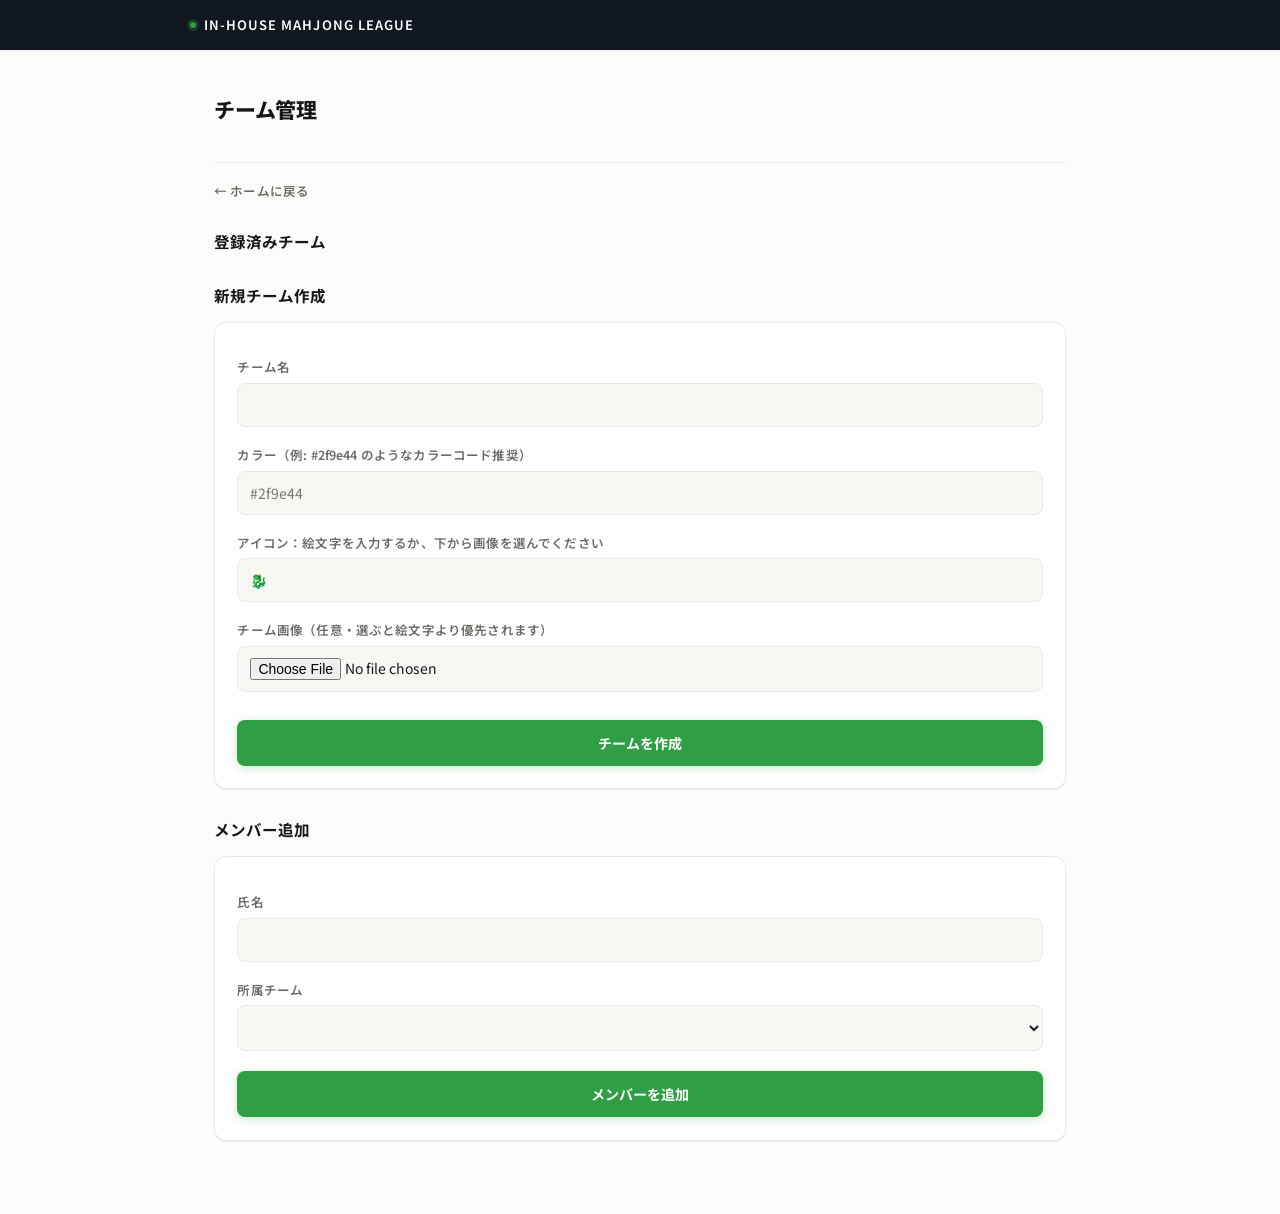
<file: src/admin.html>
<!DOCTYPE html>
<html lang="ja">
<head>
  <meta charset="UTF-8">
  <title>チーム管理</title>
  <link rel="stylesheet" href="css/style.css">
</head>
<body>
  <div class="top-nav">
    <p>IN-HOUSE MAHJONG LEAGUE</p>
  </div>

  <div class="page-wrap">
    <h1>チーム管理</h1>
    <p class="nav-links"><a href="index.html">← ホームに戻る</a></p>

    <h2>登録済みチーム</h2>
    <div id="team-list"></div>

    <h2 id="team-form-title">新規チーム作成</h2>
    <form id="team-form">
      <label>チーム名</label>
      <input type="text" id="team-name" required>

      <label>カラー（例: #2f9e44 のようなカラーコード推奨）</label>
      <input type="text" id="team-color" placeholder="#2f9e44">

      <label>アイコン：絵文字を入力するか、下から画像を選んでください</label>
      <input type="text" id="team-icon" placeholder="🐉" maxlength="4">

      <label>チーム画像（任意・選ぶと絵文字より優先されます）</label>
      <input type="file" id="team-icon-file" accept="image/*">
      <div id="icon-preview" style="margin: 8px 0;"></div>

      <button type="submit" class="primary" id="team-submit-btn">チームを作成</button>
      <button type="button" id="team-cancel-btn" style="display:none; margin-top:8px; width:100%;">編集をキャンセル</button>
    </form>

    <h2>メンバー追加</h2>
    <form id="player-form">
      <label>氏名</label>
      <input type="text" id="player-name" required>
      <label>所属チーム</label>
      <select id="player-team"></select>
      <button type="submit" class="primary">メンバーを追加</button>
    </form>
  </div>

  <script src="js/api.js"></script>
  <script src="js/admin.js"></script>
</body>
</html>
</file>
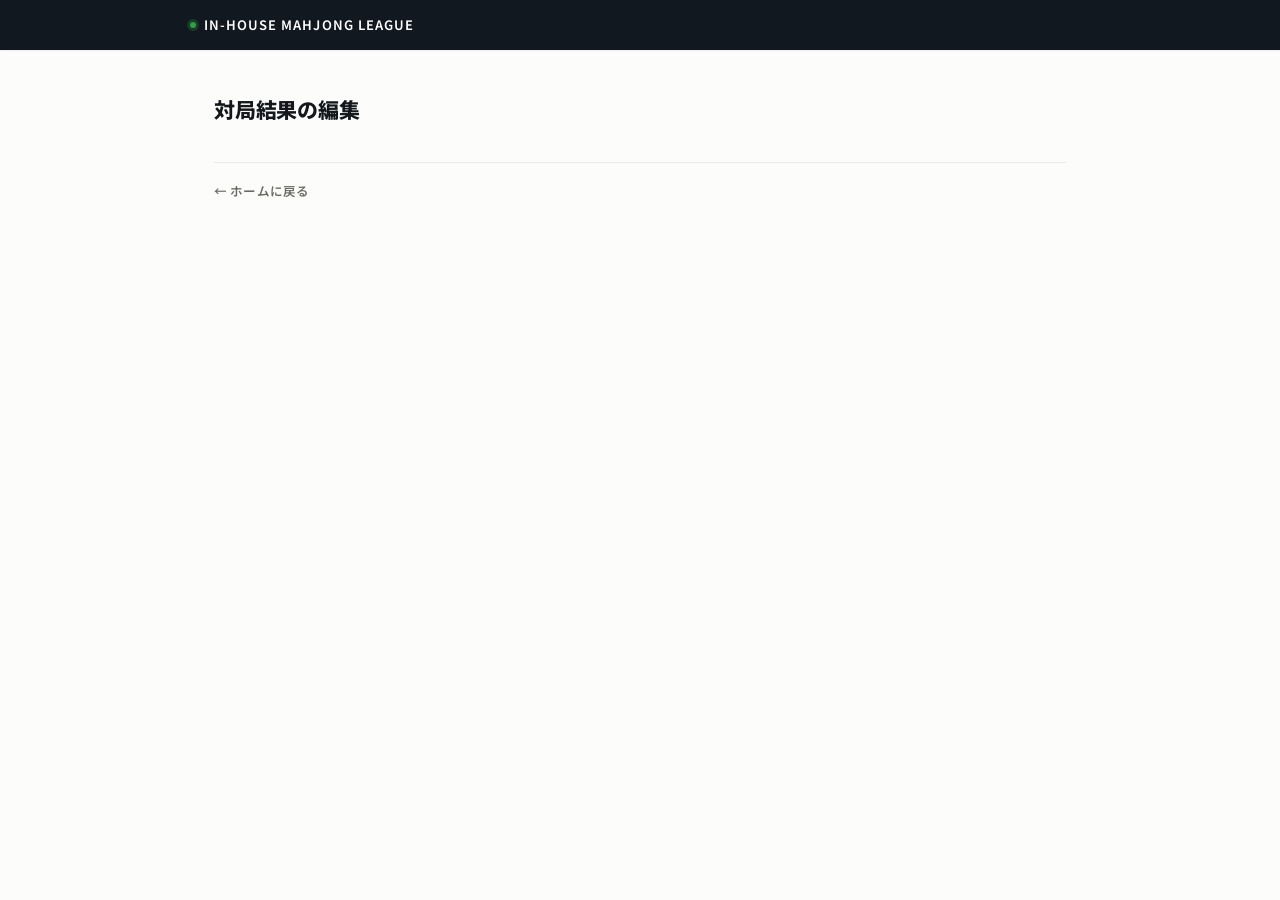
<file: src/game-list.html>
<!DOCTYPE html>
<html lang="ja">
<head>
  <meta charset="UTF-8">
  <title>対局結果の編集</title>
  <link rel="stylesheet" href="css/style.css">
</head>
<body>
  <div class="top-nav">
    <p>IN-HOUSE MAHJONG LEAGUE</p>
  </div>

  <div class="page-wrap">
    <h1>対局結果の編集</h1>
    <p class="nav-links"><a href="index.html">← ホームに戻る</a></p>

    <div id="game-list"></div>
  </div>

  <script src="js/api.js"></script>
  <script src="js/game-list.js"></script>
</body>
</html>
</file>
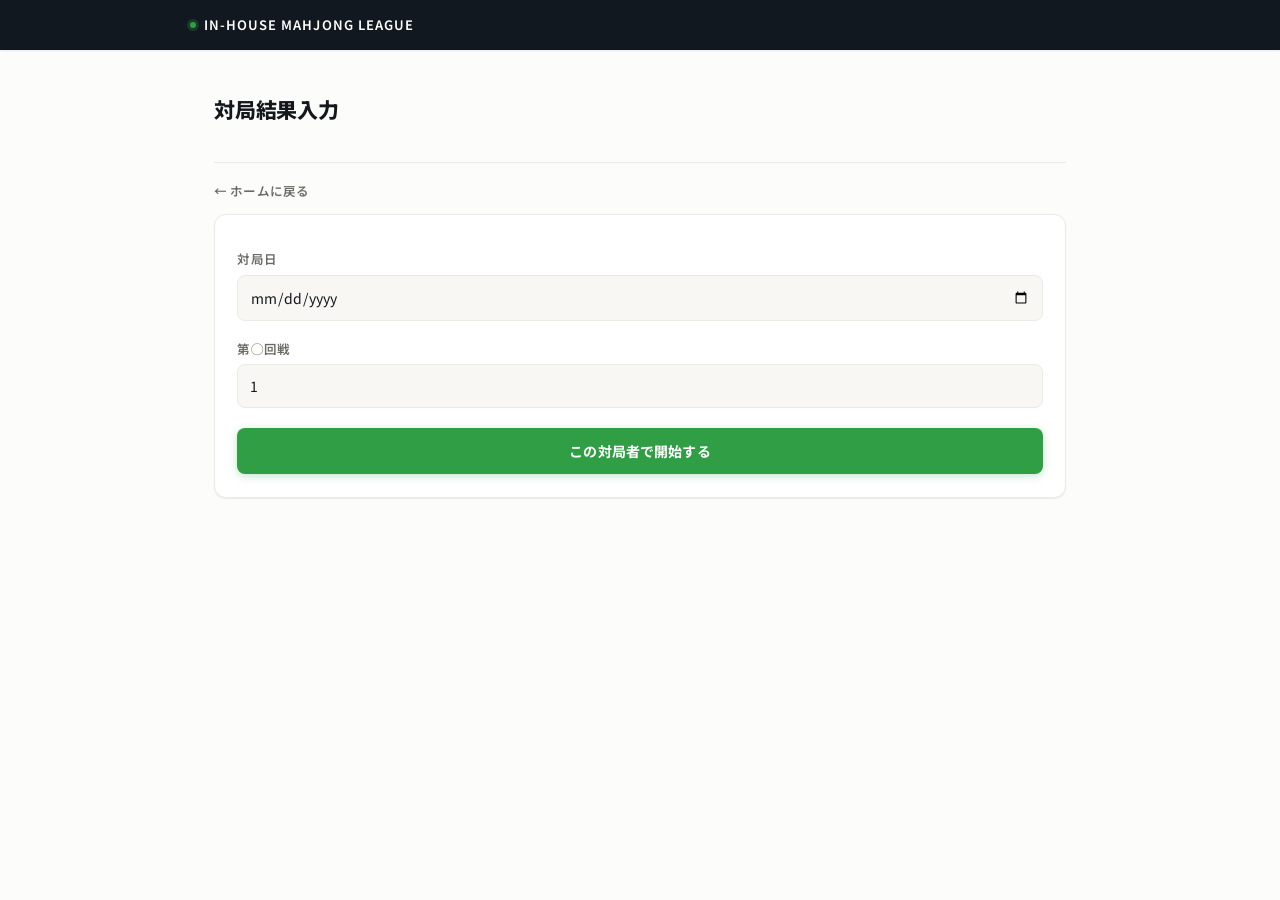
<file: src/input.html>
<!DOCTYPE html>
<html lang="ja">
<head>
  <meta charset="UTF-8">
  <title>対局結果入力</title>
  <link rel="stylesheet" href="css/style.css">
</head>
<body>
  <div class="top-nav">
    <p>IN-HOUSE MAHJONG LEAGUE</p>
  </div>

  <div class="page-wrap">
    <h1>対局結果入力</h1>
    <p class="nav-links"><a href="index.html">← ホームに戻る</a></p>

    <!-- STEP1: 基本情報＆対局者選択 -->
    <form id="setup-form">
      <label>対局日</label>
      <input type="date" id="date" required>

      <label>第◯回戦</label>
      <input type="number" id="round_no" value="1" required>

      <div id="player-select-rows"></div>

      <button type="submit" class="primary">この対局者で開始する</button>
    </form>

    <!-- STEP2: 局の記録（対局者確定後に表示） -->
    <div id="hand-section" style="display:none;">

      <h2>現在の素点</h2>
      <div class="card" id="score-board"></div>

      <h2>局を記録する</h2>
      <form id="hand-form" class="card">
        <label>この局の親</label>
        <select id="dealer-select"></select>

        <label>種類</label>
        <select id="hand-type">
          <option value="ron">ロン</option>
          <option value="tsumo">ツモ</option>
          <option value="draw">流局</option>
        </select>

        <div id="ron-fields">
          <label>放銃者</label>
          <select id="ron-loser"></select>
          <label>和了者</label>
          <select id="ron-winner"></select>
          <label>点数</label>
          <input type="number" id="ron-amount" placeholder="例: 8000">
        </div>

        <div id="tsumo-fields" style="display:none;">
          <label>和了者</label>
          <select id="tsumo-winner"></select>

          <!-- 親のツモ：全員同額 -->
          <div id="tsumo-dealer-win">
            <p style="font-size:12px; color:var(--text-secondary);">親のツモです。子3人が同額を支払います。</p>
            <label>1人あたりの支払い</label>
            <input type="number" id="tsumo-dealer-amount" placeholder="例: 4000">
          </div>

          <!-- 子のツモ：親は子の2倍 -->
          <div id="tsumo-child-win" style="display:none;">
            <p style="font-size:12px; color:var(--text-secondary);">子のツモです。親は子の2倍を支払います。</p>
            <label>子の支払い（1人分）</label>
            <input type="number" id="tsumo-child-amount" placeholder="例: 2000">
            <label>親の支払い（自動で2倍。手動修正も可）</label>
            <input type="number" id="tsumo-parent-amount" placeholder="例: 4000">
          </div>
        </div>

        <button type="button" id="add-hand-btn" class="primary">この局を追加</button>
      </form>

      <h2>記録済みの局</h2>
      <div id="hand-list"></div>

      <button type="button" id="finish-btn" class="primary" style="margin-top:1rem;">この半荘を確定して登録</button>
    </div>

    <p id="result-message"></p>
  </div>

  <script src="js/api.js"></script>
  <script src="js/input.js"></script>
</body>
</html>
</file>
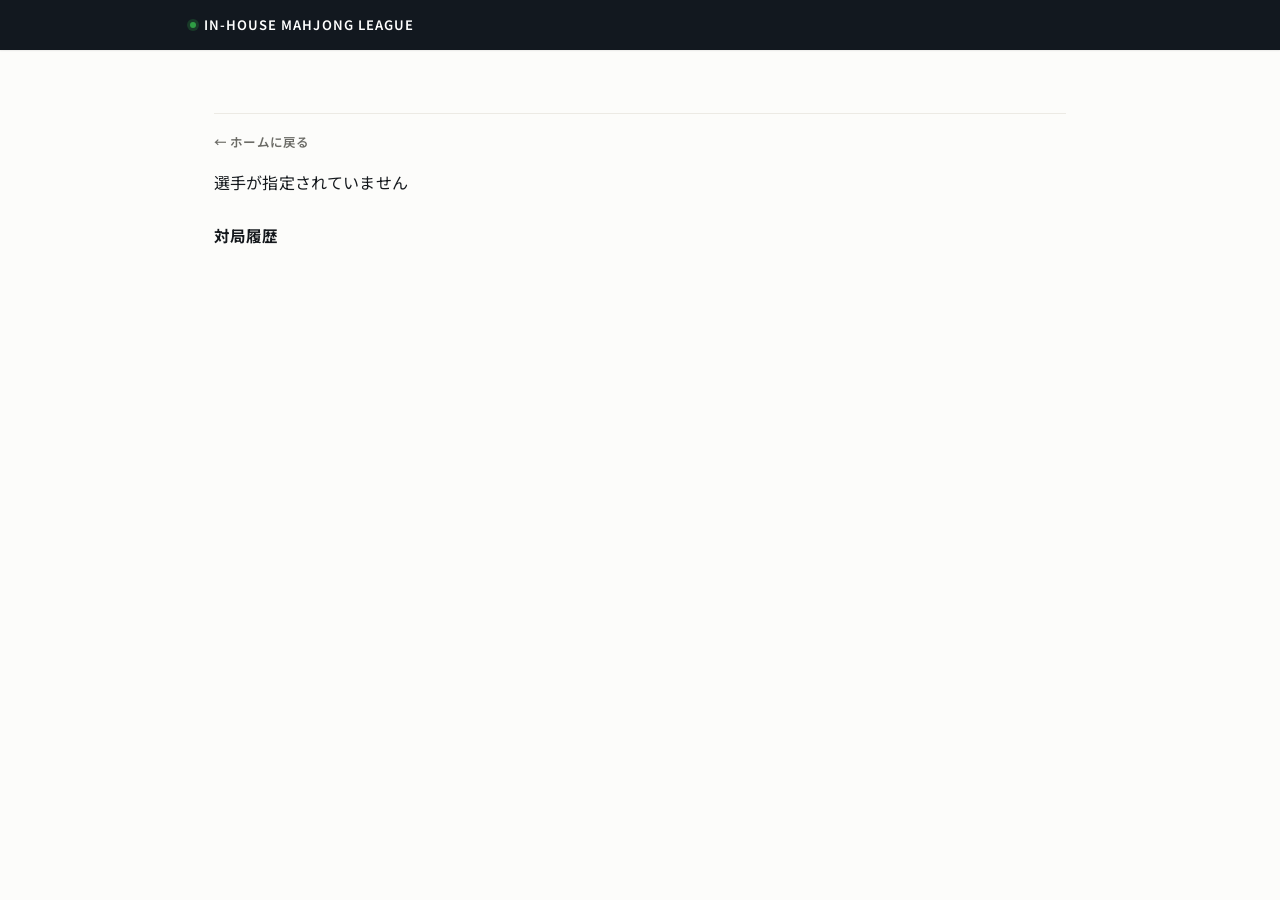
<file: src/player.html>
<!DOCTYPE html>
<html lang="ja">
<head>
  <meta charset="UTF-8">
  <title>選手成績</title>
  <link rel="stylesheet" href="css/style.css">
</head>
<body>
  <div class="top-nav">
    <p>IN-HOUSE MAHJONG LEAGUE</p>
  </div>

  <div class="page-wrap">
    <p class="nav-links"><a href="index.html">← ホームに戻る</a></p>

    <div id="player-header"></div>
    <div id="player-stats"></div>

    <h2>対局履歴</h2>
    <div id="player-games"></div>
  </div>

  <script src="js/api.js"></script>
  <script src="js/player.js"></script>
</body>
</html>
</file>
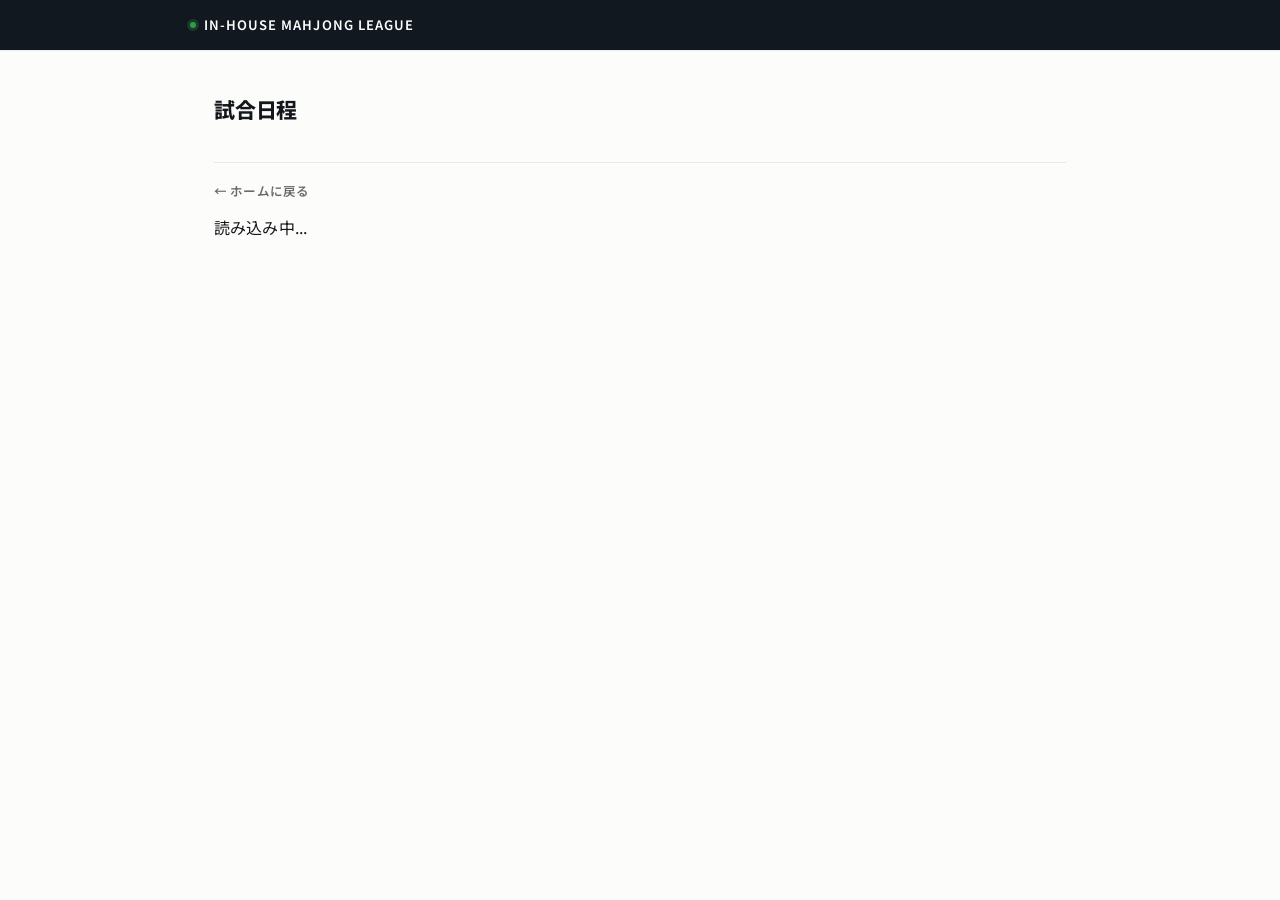
<file: src/schedule.html>
<!DOCTYPE html>
<html lang="ja">
<head>
  <meta charset="UTF-8">
  <meta name="viewport" content="width=device-width, initial-scale=1.0">
  <title>試合日程</title>
  <link rel="stylesheet" href="css/style.css">
</head>
<body>
  <div class="top-nav">
    <p>IN-HOUSE MAHJONG LEAGUE</p>
  </div>

  <div class="page-wrap">
    <h1>試合日程</h1>
    <p class="nav-links"><a href="index.html">← ホームに戻る</a></p>

    <div id="day-list">読み込み中...</div>
  </div>

  <script src="js/api.js"></script>
  <script src="js/schedule.js"></script>
</body>
</html>
</file>
<file: src/css/style.css>
@import url('https://fonts.googleapis.com/css2?family=Noto+Sans+JP:wght@400;500;600;700;800&display=swap');

:root {
  --brand: #2f9e44;
  --brand-light: #eaf7ed;
  --brand-dark: #12181f;
  --text-main: #14181c;
  --text-muted: #9a9a94;
  --text-secondary: #6b6b66;
  --border: #eceae4;
  --border-soft: #f2f1ec;
  --surface-1: #f8f7f3;
  --surface-2: #ffffff;
  --success: #2f9e44;
  --danger: #e0393f;
  --radius: 12px;
  --radius-sm: 8px;
  --shadow-sm: 0 1px 2px rgba(20, 24, 28, 0.04), 0 1px 1px rgba(20, 24, 28, 0.03);
  --shadow-md: 0 4px 16px rgba(20, 24, 28, 0.06), 0 1px 3px rgba(20, 24, 28, 0.04);
  --shadow-lg: 0 12px 32px rgba(20, 24, 28, 0.10), 0 2px 6px rgba(20, 24, 28, 0.05);
  --ease: cubic-bezier(0.16, 1, 0.3, 1);
}

* {
  box-sizing: border-box;
}

body {
  font-family: 'Noto Sans JP', -apple-system, BlinkMacSystemFont, "Hiragino Kaku Gothic ProN", sans-serif;
  margin: 0;
  padding: 0;
  color: var(--text-main);
  background: #fcfcfa;
  line-height: 1.65;
  -webkit-font-smoothing: antialiased;
  letter-spacing: 0.01em;
}

.page-wrap {
  max-width: 900px;
  margin-inline: auto;
  padding: 1.75rem 1.5rem 3rem;
}

/* ===== 上部ナビ ===== */
.top-nav {
  background: var(--brand-dark);
  padding: 0.9rem 1.5rem;
  box-shadow: var(--shadow-sm);
}

.top-nav p {
  color: #fff;
  font-size: 13px;
  font-weight: 600;
  letter-spacing: 0.08em;
  margin: 0;
  max-width: 900px;
  margin-inline: auto;
  display: flex;
  align-items: center;
  gap: 8px;
}

.top-nav p::before {
  content: '';
  width: 6px;
  height: 6px;
  border-radius: 50%;
  background: var(--brand);
  display: inline-block;
  box-shadow: 0 0 0 3px rgba(47, 158, 68, 0.25);
}

/* ===== タイトル部 ===== */
.hero {
  border-bottom: 3px solid var(--brand);
  padding-bottom: 1.25rem;
  margin-bottom: 1.75rem;
  position: relative;
}

.hero p.label {
  font-size: 11px;
  font-weight: 600;
  letter-spacing: 0.14em;
  color: var(--brand);
  margin: 0 0 6px;
  text-transform: uppercase;
}

.hero h1 {
  font-size: 26px;
  font-weight: 800;
  margin: 0;
  color: var(--text-main);
  letter-spacing: -0.01em;
}

/* ===== サマリーカード ===== */
.summary-cards {
  display: grid;
  grid-template-columns: repeat(3, 1fr);
  gap: 10px;
  margin-bottom: 1.75rem;
}

.summary-card {
  background: var(--surface-2);
  border: 1px solid var(--border);
  border-radius: var(--radius);
  padding: 0.9rem 1.1rem;
  box-shadow: var(--shadow-sm);
  transition: box-shadow 0.2s var(--ease), transform 0.2s var(--ease);
}

.summary-card:hover {
  box-shadow: var(--shadow-md);
  transform: translateY(-1px);
}

.summary-label {
  font-size: 10.5px;
  font-weight: 600;
  letter-spacing: 0.06em;
  color: var(--text-muted);
  margin: 0 0 5px;
  text-transform: uppercase;
}

.summary-value {
  font-size: 19px;
  font-weight: 800;
  margin: 0;
  letter-spacing: -0.01em;
}

/* ===== タブ ===== */
.tabs {
  display: flex;
  border-bottom: 1px solid var(--border);
  margin-bottom: 22px;
  gap: 4px;
}

.tabs button {
  flex: 1;
  padding: 13px 4px;
  font-size: 14px;
  font-weight: 500;
  border: none;
  background: transparent;
  border-bottom: 3px solid transparent;
  cursor: pointer;
  color: var(--text-muted);
  font-family: inherit;
  transition: color 0.2s var(--ease), border-color 0.2s var(--ease);
  position: relative;
  top: 1px;
}

.tabs button:hover {
  color: var(--text-main);
}

.tabs button.active {
  border-bottom-color: var(--brand);
  color: var(--text-main);
  font-weight: 700;
}

/* ===== カード・汎用テーブル ===== */
.card {
  background: var(--surface-2);
  border: 1px solid var(--border);
  border-radius: var(--radius);
  padding: 1.4rem;
  margin-bottom: 1.4rem;
  overflow-x: auto;
  box-shadow: var(--shadow-sm);
  transition: box-shadow 0.2s var(--ease);
}

table {
  width: 100%;
  border-collapse: collapse;
  font-size: 13.5px;
  min-width: 420px;
}

thead tr {
  background: var(--surface-1);
  border-bottom: 1px solid var(--border);
}

th, td {
  padding: 10px 14px;
  border-bottom: 1px solid var(--border-soft);
  text-align: right;
  font-variant-numeric: tabular-nums;
}

th {
  font-weight: 600;
  color: var(--text-secondary);
  font-size: 12.5px;
}

th:first-child, td:first-child {
  text-align: left;
}

tbody tr {
  transition: background 0.15s var(--ease);
}

tbody tr:hover {
  background: var(--surface-1);
}

tbody tr:last-child td {
  border-bottom: none;
}

.pt-plus { color: var(--success); font-weight: 700; }
.pt-minus { color: var(--danger); font-weight: 700; }

/* ===== 見出し ===== */
h1 {
  font-size: 21px;
  font-weight: 800;
  margin-bottom: 0.6rem;
  letter-spacing: -0.01em;
}

h2 {
  font-size: 15.5px;
  font-weight: 700;
  margin-top: 1.75rem;
  margin-bottom: 0.85rem;
  letter-spacing: -0.005em;
}

/* ===== フォーム ===== */
form {
  background: var(--surface-2);
  border: 1px solid var(--border);
  border-radius: var(--radius);
  padding: 1.4rem;
  margin-bottom: 1.6rem;
  box-shadow: var(--shadow-sm);
}

label {
  display: block;
  font-size: 12.5px;
  font-weight: 600;
  color: var(--text-secondary);
  margin-bottom: 5px;
  margin-top: 12px;
}

input, select {
  width: 100%;
  padding: 11px 12px;
  margin-bottom: 6px;
  border: 1.5px solid var(--border);
  border-radius: var(--radius-sm);
  font-size: 14px;
  font-family: inherit;
  background: var(--surface-1);
  color: var(--text-main);
  transition: border-color 0.2s var(--ease), background 0.2s var(--ease);
}

input:focus, select:focus {
  outline: none;
  border-color: var(--brand);
  background: #fff;
}

button.primary {
  background: var(--brand);
  color: #fff;
  border: none;
  padding: 13px 18px;
  border-radius: var(--radius-sm);
  cursor: pointer;
  font-size: 14px;
  font-weight: 700;
  font-family: inherit;
  margin-top: 14px;
  width: 100%;
  letter-spacing: 0.01em;
  box-shadow: 0 2px 8px rgba(47, 158, 68, 0.28);
  transition: transform 0.15s var(--ease), box-shadow 0.15s var(--ease), opacity 0.15s var(--ease);
}

button.primary:hover {
  transform: translateY(-1px);
  box-shadow: 0 4px 14px rgba(47, 158, 68, 0.36);
}

button.primary:active {
  transform: translateY(0);
}

/* 通常ボタン（編集/削除など） */
button:not(.primary) {
  font-family: inherit;
  border: 1.5px solid var(--border);
  background: var(--surface-2);
  color: var(--text-secondary);
  padding: 7px 14px;
  border-radius: 20px;
  font-size: 12.5px;
  font-weight: 600;
  cursor: pointer;
  transition: all 0.15s var(--ease);
}

button:not(.primary):hover {
  border-color: var(--text-secondary);
  color: var(--text-main);
}

.delete-team-btn:hover, .delete-game-btn:hover {
  border-color: var(--danger);
  color: var(--danger);
  background: #fdf1f1;
}

/* ===== ナビリンク ===== */
.nav-links {
  margin-top: 2.2rem;
  padding-top: 1.1rem;
  border-top: 1px solid var(--border);
  font-size: 12.5px;
  color: var(--text-muted);
}

.nav-links a {
  color: var(--text-secondary);
  text-decoration: none;
  margin-right: 14px;
  font-weight: 600;
  transition: color 0.15s var(--ease);
}

.nav-links a:hover {
  color: var(--brand);
}

/* ===== 試合日程カード ===== */
.day-section {
  margin-bottom: 1.8rem;
}

.day-section h2 {
  border-bottom: 1px solid var(--border);
  padding-bottom: 10px;
  display: flex;
  align-items: center;
  gap: 8px;
}

.day-section h2::before {
  content: '';
  width: 4px;
  height: 16px;
  background: var(--brand);
  border-radius: 2px;
  display: inline-block;
}

.match-grid {
  display: grid;
  grid-template-columns: repeat(auto-fit, minmax(260px, 1fr));
  gap: 12px;
}

.match-card {
  background: var(--surface-2);
  border: 1px solid var(--border);
  border-radius: var(--radius);
  padding: 1rem 1.2rem;
  box-shadow: var(--shadow-sm);
  transition: box-shadow 0.2s var(--ease), transform 0.2s var(--ease);
}

.match-card:hover {
  box-shadow: var(--shadow-md);
  transform: translateY(-2px);
}

.match-card .round-label {
  font-size: 11px;
  font-weight: 700;
  letter-spacing: 0.06em;
  color: var(--brand);
  margin: 0 0 10px;
  text-transform: uppercase;
}

.match-row {
  display: flex;
  align-items: center;
  gap: 10px;
  padding: 5px 0;
  font-size: 13.5px;
  border-bottom: 1px dashed var(--border-soft);
}

.match-row:last-child {
  border-bottom: none;
}

.match-row .rank {
  width: 30px;
  color: #fff;
  background: var(--text-muted);
  font-size: 11px;
  font-weight: 700;
  text-align: center;
  border-radius: 20px;
  padding: 2px 0;
  flex-shrink: 0;
}

.match-row .name {
  flex: 1;
  font-weight: 500;
}

.match-row .team-tag {
  color: var(--text-muted);
  font-size: 11px;
  margin-left: 6px;
}

/* ===== チームフィルター ===== */
.team-filter {
  display: flex;
  gap: 8px;
  flex-wrap: wrap;
  margin-bottom: 1.6rem;
  padding-bottom: 1.1rem;
  border-bottom: 1px solid var(--border);
}

.team-filter button {
  display: flex;
  align-items: center;
  gap: 7px;
  font-size: 12.5px;
  font-weight: 600;
  padding: 7px 14px 7px 8px;
  border: 1.5px solid var(--border);
  border-radius: 24px;
  background: var(--surface-2);
  color: var(--text-secondary);
  cursor: pointer;
  transition: all 0.15s var(--ease);
}

.team-filter button:hover {
  border-color: var(--brand);
  color: var(--brand);
}

.team-filter button.active {
  border: 1.5px solid var(--brand);
  background: var(--brand-light);
  font-weight: 700;
  color: var(--brand);
}

.team-dot {
  width: 22px;
  height: 22px;
  border-radius: 50%;
  display: inline-flex;
  align-items: center;
  justify-content: center;
  flex-shrink: 0;
  font-size: 13px;
  line-height: 1;
  overflow: hidden;
  box-shadow: 0 0 0 2px #fff, 0 1px 3px rgba(0,0,0,0.12);
}

.team-dot img {
  width: 100%;
  height: 100%;
  object-fit: cover;
}

/* ===== チームごとの成績カード ===== */
.team-section {
  margin-bottom: 1.8rem;
}

.team-section h2 {
  font-size: 15.5px;
  font-weight: 700;
  display: flex;
  align-items: center;
  gap: 9px;
  margin: 0 0 12px;
}

.team-section .team-dot {
  width: 28px;
  height: 28px;
  font-size: 16px;
}

/* ===== 選手名を左に固定する横スクロール表 ===== */
.sticky-table-wrap {
  overflow-x: auto;
  border-radius: var(--radius);
  background: #fff;
  border: 2.5px solid var(--brand);
  box-shadow: var(--shadow-sm);
}

.sticky-table {
  border-collapse: collapse;
  font-size: 13.5px;
  min-width: 100%;
}

.sticky-table th, .sticky-table td {
  padding: 11px 16px;
  white-space: nowrap;
  text-align: right;
  font-variant-numeric: tabular-nums;
}

.sticky-table tbody tr {
  border-bottom: 1px solid var(--border-soft);
}

.sticky-table tbody tr:nth-child(even) {
  background: var(--surface-1);
}

.sticky-table td {
  font-weight: 700;
  color: var(--text-main);
}

.sticky-table th:first-child, .sticky-table td:first-child {
  text-align: left;
  font-weight: 700;
  position: sticky;
  left: 0;
  background: inherit;
}

.sticky-table thead th {
  background: var(--brand);
  color: #ffffff;
  font-weight: 700;
  font-size: 13px;
}

.sticky-table thead th:first-child {
  background: var(--brand);
}

/* ===== チーム順位表 ===== */
.standings-table td.team-name-cell {
  display: flex;
  align-items: center;
  gap: 10px;
  text-align: left;
  font-weight: 700;
}

.standings-table tbody tr:first-child td {
  font-size: 14.5px;
}

.standings-table tbody tr:first-child::after {
  content: '';
}

/* ===== 選手ページへのリンク ===== */
.player-link {
  color: inherit;
  text-decoration: none;
  border-bottom: 1.5px dashed var(--text-muted);
  transition: color 0.15s var(--ease), border-color 0.15s var(--ease);
}

.player-link:hover {
  color: var(--brand);
  border-bottom-color: var(--brand);
}

/* ===== スケルトンローディング ===== */
.skeleton-card {
  height: 200px;
  border-radius: var(--radius);
  background: linear-gradient(90deg, #f2f1ec 25%, #e8e6df 50%, #f2f1ec 75%);
  background-size: 200% 100%;
  animation: skeleton-loading 1.4s ease-in-out infinite;
  margin-bottom: 1.4rem;
}

@keyframes skeleton-loading {
  0% { background-position: 200% 0; }
  100% { background-position: -200% 0; }
}

/* ===== レスポンシブ調整 ===== */
@media (max-width: 480px) {
  .page-wrap {
    padding: 1.25rem 1rem 2.5rem;
  }
  .summary-cards {
    grid-template-columns: 1fr;
  }
  .hero h1 {
    font-size: 21px;
  }
}
</file>
